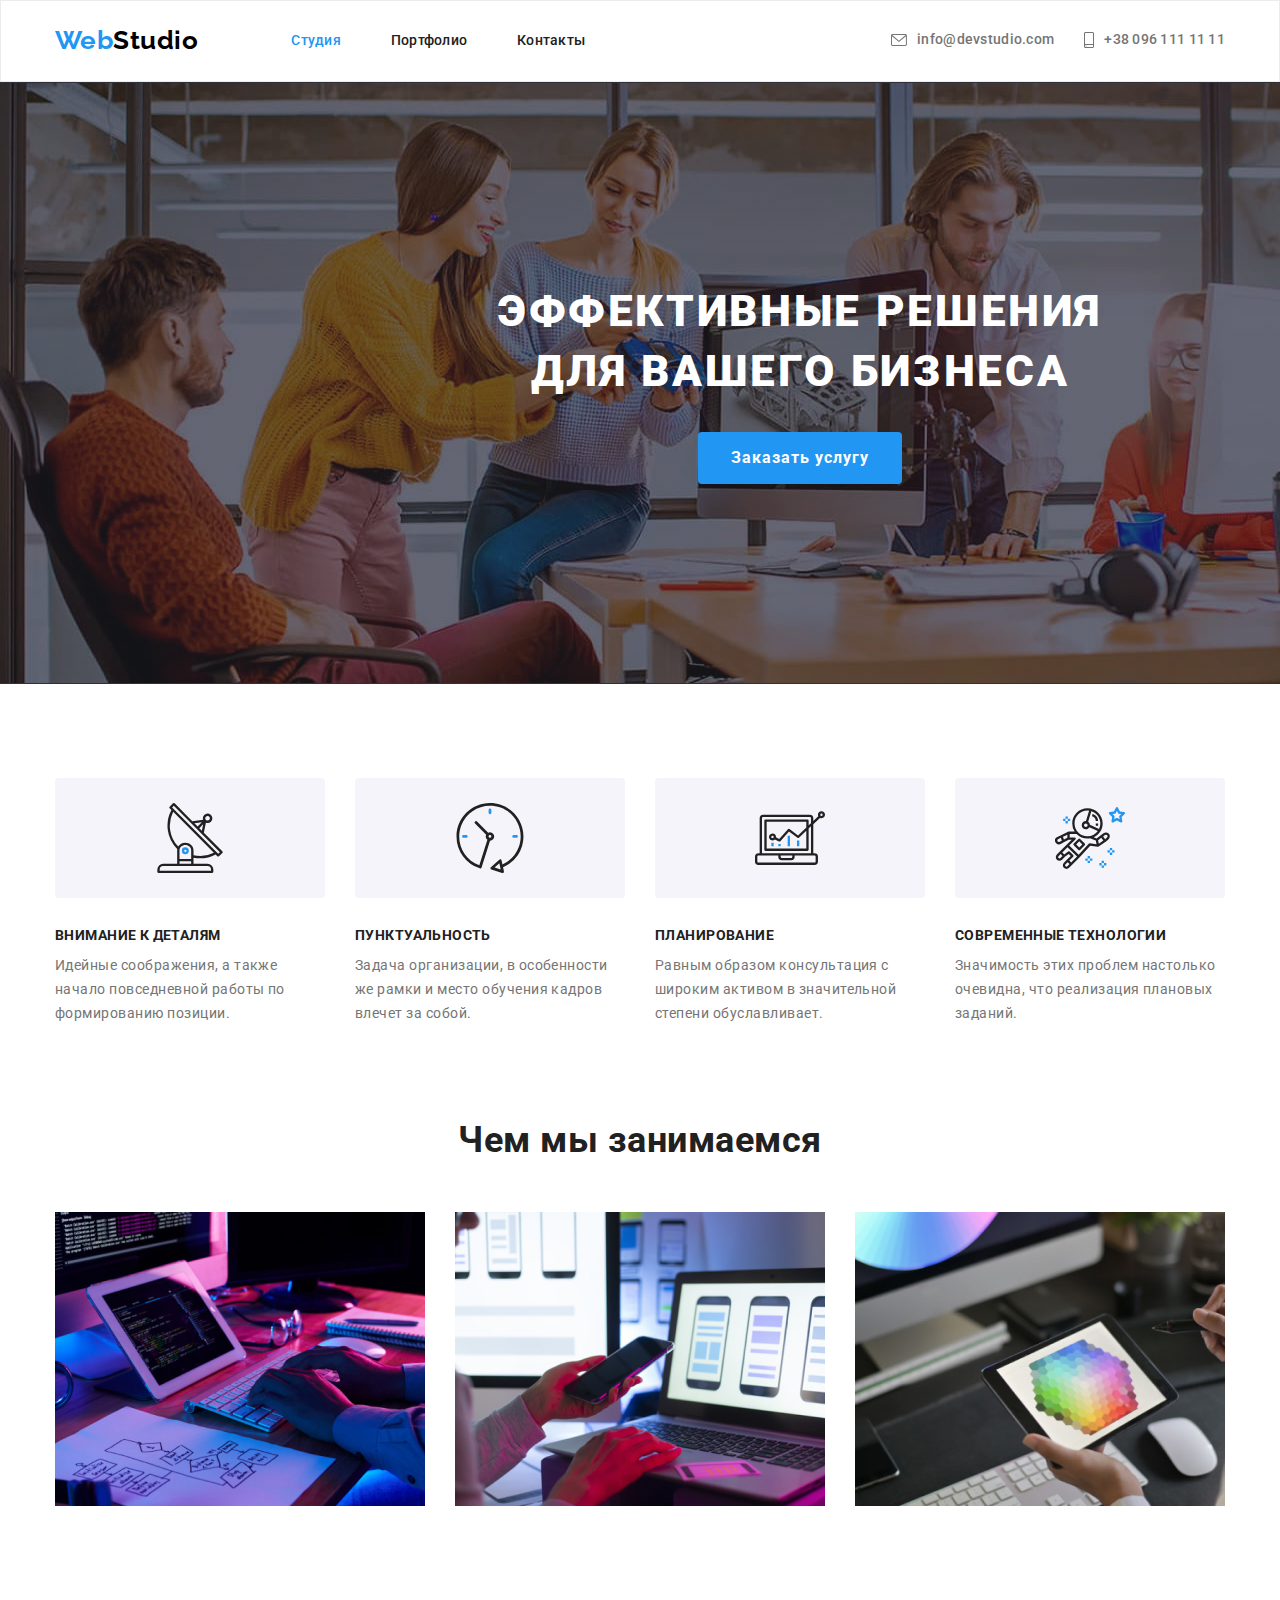
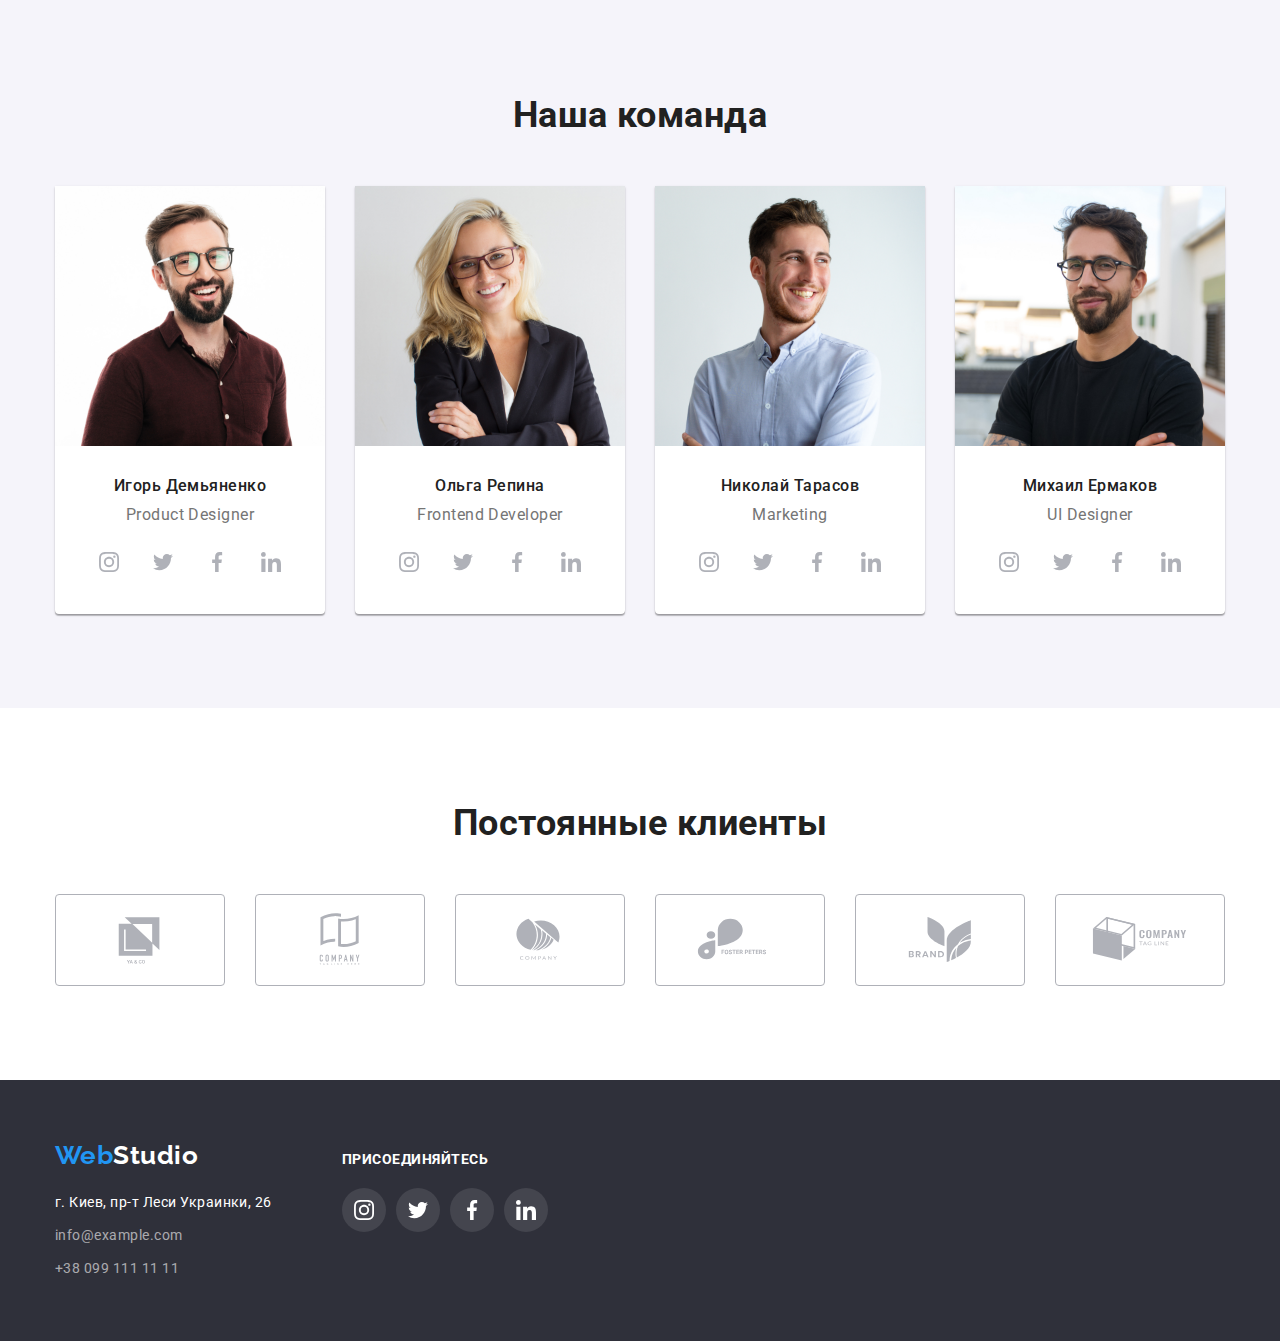
<file: index.html>
<!DOCTYPE html>
<html lang="ru">
  <head>
    <meta charset="UTF-8" />
    <meta name="viewport" content="width=device-width, initial-scale=1.0" />
    <title>Document</title>
    <link rel="preconnect" href="https://fonts.googleapis.com" />
    <link rel="preconnect" href="https://fonts.gstatic.com" crossorigin />
    <link
      href="https://fonts.googleapis.com/css2?family=Raleway:wght@700&family=Roboto:wght@400;500;700;900&display=swap"
      rel="stylesheet"
    />
    <link
      rel="stylesheet"
      href="https://cdnjs.cloudflare.com/ajax/libs/modern-normalize/1.1.0/modern-normalize.min.css"
    />
    <link rel="stylesheet" href="./css/styles.css " />
  </head>
  <body>
    <!-- Шапка сайта -->
    <header class="header">
      <div class="container">
        <nav class="main-nav">
          <a href="./index.html" class="header-logo link logo"
            ><span class="logo-accent">Web</span>Studio</a
          >
          <ul class="site-nav list-style list">
            <li><a href="./index.html" class="link link-current">Студия</a></li>
            <li><a href="./portfolio.html " class="link">Портфолио</a></li>
            <li><a href="" class="link">Контакты</a></li>
          </ul>
        </nav>
        <ul class="site-contacts list-style list">
          <li>
            <a href="mailto:info@devstudio.com" class="link mail"
              ><svg class="envelope" width="16" height="12">
                <use
                  href="./images/homework-4/symbol-defs.svg#envelope"
                ></use>
              </svg>
              info@devstudio.com</a
            >
          </li>
          <li>
            <a href="tel:+380961111111" class="link tel"
              ><svg class="smartphone" width="10" height="16">
                <use
                  href="./images/homework-4/symbol-defs.svg#smartphone"
                ></use>
              </svg>
              +38 096 111 11 11</a
            >
          </li>
        </ul>
      </div>
    </header>

    <main>
      <!-- Герой -->
      <section class="hero">
        <h1 class="title">Эффективные решения для вашего бизнеса</h1>
        <button type="button" class="button">Заказать услугу</button>
      </section>

      <!-- Наши преимущества -->
      <section class="our-features">
        <div class="container">
          <h2 class="title-section-features">Наши преимущества</h2>
          <ul class="list-style features-list">
            <li class="features">
              <div class="features-bg">
                <svg width="70" height="70">
                  <use href="./images/homework-4/symbol-defs.svg#antenna"></use>
                </svg>
              </div>
              <h3 class="title">Внимание к деталям</h3>
              <p class="text">
                Идейные соображения, а также начало повседневной работы по
                формированию позиции.
              </p>
            </li>
            <li class="features">
              <div class="features-bg">
                <svg width="70" height="70">
                  <use href="./images/homework-4/symbol-defs.svg#clock"></use>
                </svg>
              </div>
              <h3 class="title">Пунктуальность</h3>
              <p class="text">
                Задача организации, в особенности же рамки и место обучения
                кадров влечет за собой.
              </p>
            </li>
            <li class="features">
              <div class="features-bg">
                <svg width="70" height="70">
                  <use href="./images/homework-4/symbol-defs.svg#diagram"></use>
                </svg>
              </div>
              <h3 class="title">Планирование</h3>
              <p class="text">
                Равным образом консультация с широким активом в значительной
                степени обуславливает.
              </p>
            </li>
            <li class="features">
              <div class="features-bg">
                <svg width="70" height="70">
                  <use
                    href="./images/homework-4/symbol-defs.svg#astronaut"
                  ></use>
                </svg>
              </div>
              <h3 class="title">Современные технологии</h3>
              <p class="text">
                Значимость этих проблем настолько очевидна, что реализация
                плановых заданий.
              </p>
            </li>
          </ul>
        </div>
      </section>

      <!-- Чем мы занимаемся -->
      <section class="section we-do">
        <div class="container">
          <h2 class="title">Чем мы занимаемся</h2>
          <ul class="list-style we-do-list">
            <li>
              <img
                class="image"
                src="./images/homework-1/box1.jpg"
                alt="Рабочий стол"
                width="370"
                height="294"
              />
            </li>
            <li>
              <img
                class="image"
                src="./images/homework-1/box2.jpg"
                alt="Ноутбук"
                width="370"
                height="294"
              />
            </li>
            <li>
              <img
                class="image"
                src="./images/homework-1/box3.jpg"
                alt="Планшетный компьютер"
                width="370"
                height="294"
              />
            </li>
          </ul>
        </div>
      </section>

      <!-- Наша команда -->
      <section class="section-team section">
        <div class="container">
          <h2 class="title">Наша команда</h2>
          <ul class="list-style team-list">
            <li>
              <div class="team-card">
                <img
                  class="image"
                  src="./images/homework-1/img.jpg"
                  alt="Игорь Демьяненко"
                  width="270"
                  height="260"
                />
                <div class="card-text">
                  <h3 class="name">Игорь Демьяненко</h3>
                  <p class="text">Product Designer</p>
                  <ul class="social-links">
                    <li>
                      <a href="" class="link-bg">
                        <svg class="social-icon" width="20" height="20">
                          <use
                            href="./images/homework-4/symbol-defs.svg#instagram"
                          ></use>
                        </svg>
                      </a>
                    </li>
                    <li>
                      <a href="" class="link-bg">
                        <svg class="social-icon" width="20" height="20">
                          <use
                            href="./images/homework-4/symbol-defs.svg#twitter-1"
                          ></use>
                        </svg>
                      </a>
                    </li>
                    <li>
                      <a href="" class="link-bg">
                        <svg class="social-icon" width="20" height="20">
                          <use
                            href="./images/homework-4/symbol-defs.svg#facebook"
                          ></use>
                        </svg>
                      </a>
                    </li>
                    <li>
                      <a href="" class="link-bg">
                        <svg class="social-icon" width="20" height="20">
                          <use
                            href="./images/homework-4/symbol-defs.svg#linkedin"
                          ></use>
                        </svg>
                      </a>
                    </li>
                  </ul>
                </div>
              </div>
            </li>
            <li>
              <div class="team-card">
                <img
                  class="image"
                  src="./images/homework-1/img-1.jpg"
                  alt="Ольга Репина"
                  width="270"
                  height="260"
                />
                <div class="card-text">
                  <h3 class="name">Ольга Репина</h3>
                  <p class="text">Frontend Developer</p>
                  <ul class="social-links">
                    <li>
                      <a href="" class="link-bg">
                        <svg class="social-icon" width="20" height="20">
                          <use
                            href="./images/homework-4/symbol-defs.svg#instagram"
                          ></use>
                        </svg>
                      </a>
                    </li>
                    <li>
                      <a href="" class="link-bg">
                        <svg class="social-icon" width="20" height="20">
                          <use
                            href="./images/homework-4/symbol-defs.svg#twitter-1"
                          ></use>
                        </svg>
                      </a>
                    </li>
                    <li>
                      <a href="" class="link-bg">
                        <svg class="social-icon" width="20" height="20">
                          <use
                            href="./images/homework-4/symbol-defs.svg#facebook"
                          ></use>
                        </svg>
                      </a>
                    </li>
                    <li>
                      <a href="" class="link-bg">
                        <svg class="social-icon" width="20" height="20">
                          <use
                            href="./images/homework-4/symbol-defs.svg#linkedin"
                          ></use>
                        </svg>
                      </a>
                    </li>
                  </ul>
                </div>
              </div>
            </li>
            <li>
              <div class="team-card">
                <img
                  class="image"
                  src="./images/homework-1/img-2.jpg"
                  alt="Николай Тарасов"
                  width="270"
                  height="260"
                />
                <div class="card-text">
                  <h3 class="name">Николай Тарасов</h3>
                  <p class="text">Marketing</p>
                  <ul class="social-links">
                    <li>
                      <a href="" class="link-bg">
                        <svg class="social-icon" width="20" height="20">
                          <use
                            href="./images/homework-4/symbol-defs.svg#instagram"
                          ></use>
                        </svg>
                      </a>
                    </li>
                    <li>
                      <a href="" class="link-bg">
                        <svg class="social-icon" width="20" height="20">
                          <use
                            href="./images/homework-4/symbol-defs.svg#twitter-1"
                          ></use>
                        </svg>
                      </a>
                    </li>
                    <li>
                      <a href="" class="link-bg">
                        <svg class="social-icon" width="20" height="20">
                          <use
                            href="./images/homework-4/symbol-defs.svg#facebook"
                          ></use>
                        </svg>
                      </a>
                    </li>
                    <li>
                      <a href="" class="link-bg">
                        <svg class="social-icon" width="20" height="20">
                          <use
                            href="./images/homework-4/symbol-defs.svg#linkedin"
                          ></use>
                        </svg>
                      </a>
                    </li>
                  </ul>
                </div>
              </div>
            </li>
            <li>
              <div class="team-card">
                <img
                  class="image"
                  src="./images/homework-1/img-3.jpg"
                  alt="Михаил Ермаков"
                  width="270"
                  height="260"
                />
                <div class="card-text">
                  <h3 class="name">Михаил Ермаков</h3>
                  <p class="text">UI Designer</p>
                  <ul class="social-links">
                    <li>
                      <a href="" class="link-bg">
                        <svg class="social-icon" width="20" height="20">
                          <use
                            href="./images/homework-4/symbol-defs.svg#instagram"
                          ></use>
                        </svg>
                      </a>
                    </li>
                    <li>
                      <a href="" class="link-bg">
                        <svg class="social-icon" width="20" height="20">
                          <use
                            href="./images/homework-4/symbol-defs.svg#twitter-1"
                          ></use>
                        </svg>
                      </a>
                    </li>
                    <li>
                      <a href="" class="link-bg">
                        <svg class="social-icon" width="20" height="20">
                          <use
                            href="./images/homework-4/symbol-defs.svg#facebook"
                          ></use>
                        </svg>
                      </a>
                    </li>
                    <li>
                      <a href="" class="link-bg">
                        <svg class="social-icon" width="20" height="20">
                          <use
                            href="./images/homework-4/symbol-defs.svg#linkedin"
                          ></use>
                        </svg>
                      </a>
                    </li>
                  </ul>
                </div>
              </div>
            </li>
          </ul>
        </div>
      </section>

      <!-- Постоянные клиенты -->
      <section class="our-clients">
        <div class="container">
          <h2 class="title">Постоянные клиенты</h2>
          <ul class="company-list">
            <li>
              <a href="" class="company-link">
                <svg class="company-logo" width="106" height="60">
                  <use
                    href="./images/homework-4/symbol-defs.svg#company-1"
                  ></use>
                </svg>
              </a>
            </li>
            <li>
              <a href="" class="company-link">
                <svg class="company-logo" width="106" height="60">
                  <use
                    href="./images/homework-4/symbol-defs.svg#company-2"
                  ></use>
                </svg>
              </a>
            </li>
            <li>
              <a href="" class="company-link">
                <svg class="company-logo" width="106" height="60">
                  <use
                    href="./images/homework-4/symbol-defs.svg#company-3"
                  ></use>
                </svg>
              </a>
            </li>
            <li>
              <a href="" class="company-link">
                <svg class="company-logo" width="106" height="60">
                  <use
                    href="./images/homework-4/symbol-defs.svg#company-4"
                  ></use>
                </svg>
              </a>
            </li>
            <li>
              <a href="" class="company-link">
                <svg class="company-logo" width="106" height="60">
                  <use
                    href="./images/homework-4/symbol-defs.svg#company-5"
                  ></use>
                </svg>
              </a>
            </li>
            <li>
              <a href="" class="company-link">
                <svg class="company-logo" width="106" height="60">
                  <use
                    href="./images/homework-4/symbol-defs.svg#company-6"
                  ></use>
                </svg>
              </a>
            </li>
          </ul>
        </div>
      </section>
    </main>

    <!-- Футер -->
    <footer class="footer">
      <div class="container">
        <div class="footer-contacts">
          <a href="index.html" class="footer-logo link logo"
          ><span class="logo-accent">Web</span>Studio</a
        >
        <address class="adres-list">
          <ul class="adress list-style">
            <li class="street-adress">
              <a href="" class="name-street link"
                >г. Киев, пр-т Леси Украинки, 26</a
              >
            </li>
            <li class="mail-adress">
              <a href="mailto:info@example.com" class="link"
                >info@example.com</a
              >
            </li>
            <li>
              <a href="tel:+380991111111" class="link">+38 099 111 11 11</a>
            </li>
          </ul>
        </div>
          <div class="footer-follow">
            <p class="follow">Присоединяйтесь</p>
            <ul class="footer-link-list">
              <li>
                <a href="" class="footer-link-bg">
                  <svg class="footer-link-icon" width="20" height="20">
                    <use
                      href="./images/homework-4/symbol-defs.svg#instagram-footer"
                    ></use>
                  </svg>
                </a>
              </li>
              <li>
                <a href="" class="footer-link-bg">
                  <svg class="footer-link-icon" width="20" height="20">
                    <use
                      href="./images/homework-4/symbol-defs.svg#twitter-1-2"
                    ></use>
                  </svg>
                </a>
              </li>
              <li>
                <a href="" class="footer-link-bg">
                  <svg class="footer-link-icon" width="20" height="20">
                    <use
                      href="./images/homework-4/symbol-defs.svg#facebook-footer"
                    ></use>
                  </svg>
                </a>
              </li>
              <li>
                <a href="" class="footer-link-bg">
                  <svg class="footer-link-icon" width="20" height="20">
                    <use
                      href="./images/homework-4/symbol-defs.svg#linkedin-footer"
                    ></use>
                  </svg>
                </a>
              </li>
            </ul>
          </div>
        </address>
      </div>
    </footer>
  </body>
</html>
</file>
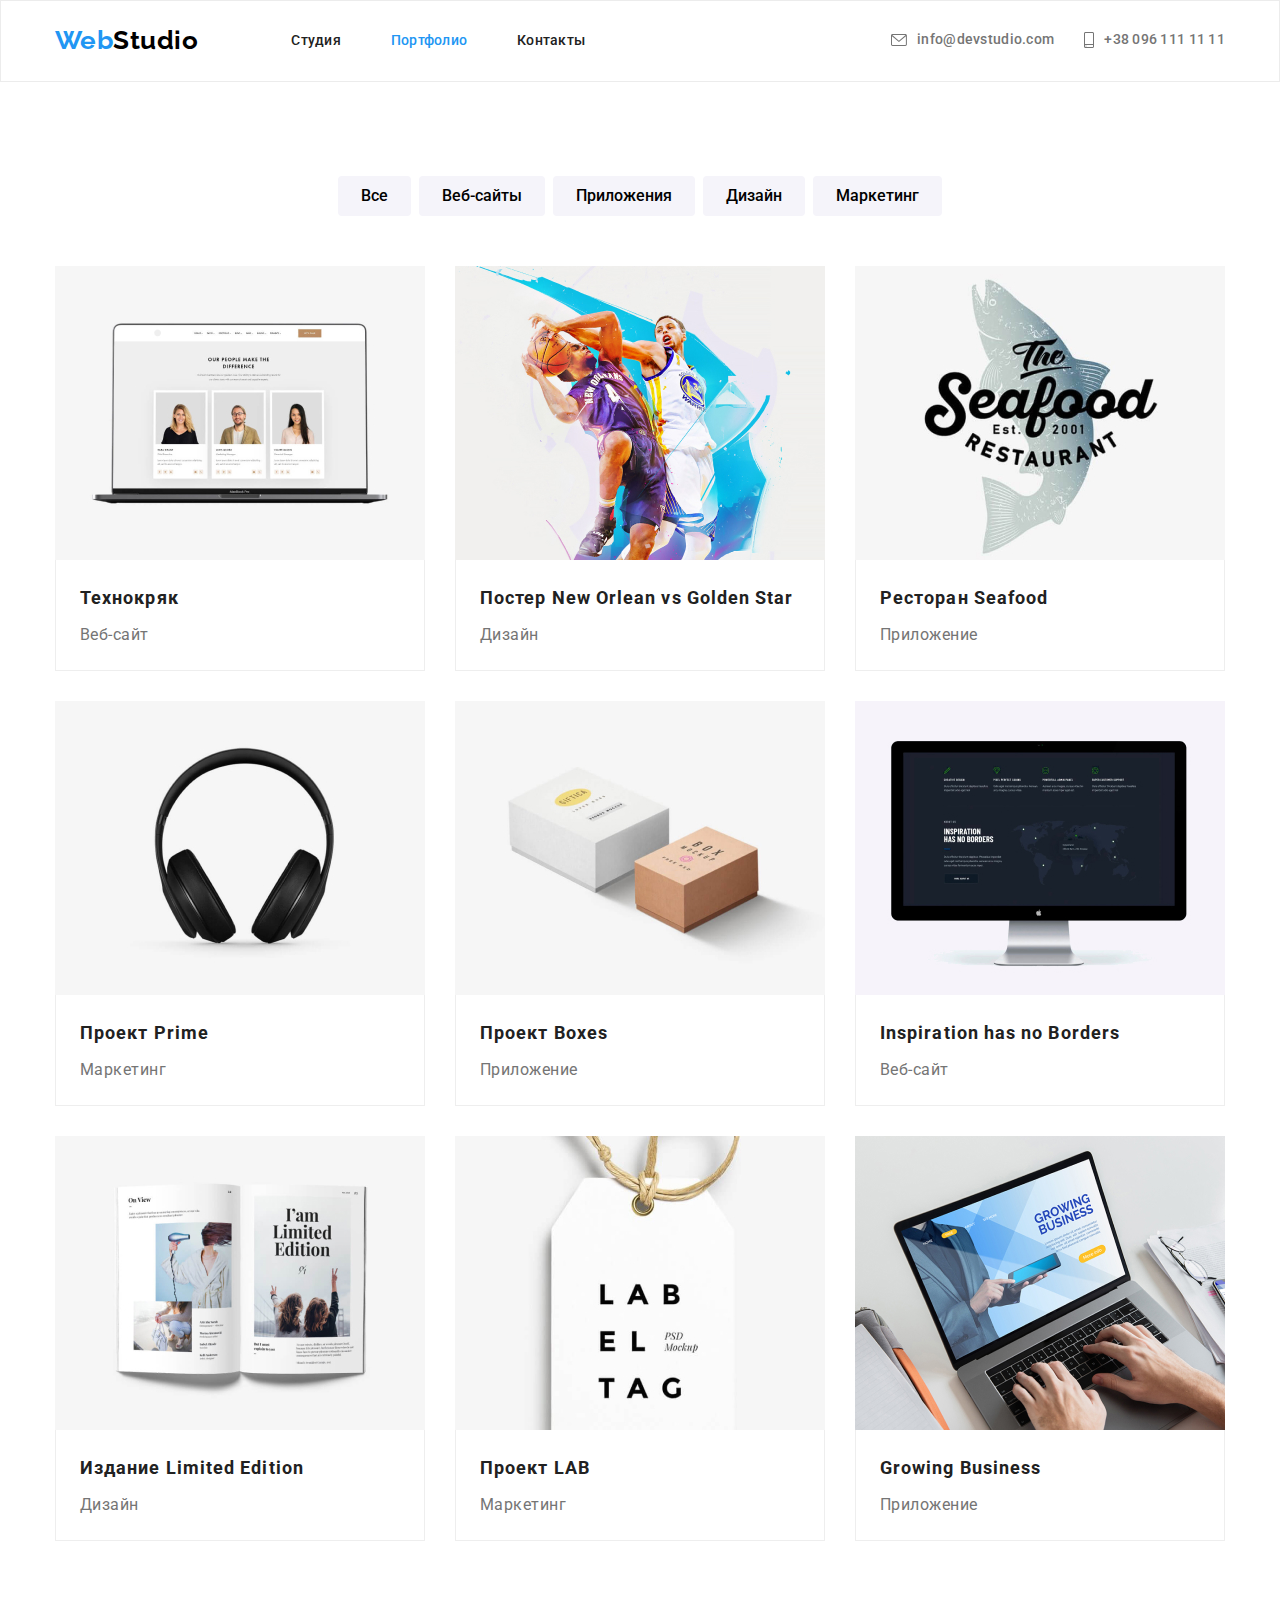
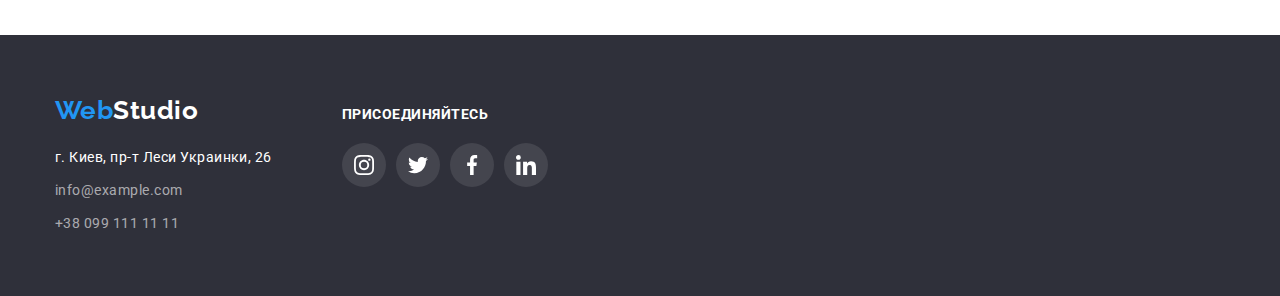
<file: portfolio.html>
<!DOCTYPE html>
<html lang="en">
  <head>
    <meta charset="UTF-8" />
    <meta name="viewport" content="width=device-width, initial-scale=1.0" />
    <title>Document</title>
    <link rel="preconnect" href="https://fonts.googleapis.com" />
    <link rel="preconnect" href="https://fonts.gstatic.com" crossorigin />
    <link
      href="https://fonts.googleapis.com/css2?family=Raleway:wght@700&family=Roboto:wght@400;500;700;900&display=swap"
      rel="stylesheet"
    />
    <link
      rel="stylesheet"
      href="https://cdnjs.cloudflare.com/ajax/libs/modern-normalize/1.1.0/modern-normalize.min.css"
    />
    <link rel="stylesheet" href="./css/styles.css" />
  </head>
  <body>
    <!-- Шапка сайта -->
    <header class="header">
      <div class="container">
        <nav class="main-nav">
          <a href="./index.html" class="header-logo link logo"
            ><span class="logo-accent">Web</span>Studio</a
          >
          <ul class="site-nav list-style list">
            <li><a href="./index.html" class="link">Студия</a></li>
            <li><a href="./portfolio.html " class="link link-current">Портфолио</a></li>
            <li><a href="" class="link">Контакты</a></li>
          </ul>
        </nav>
        <ul class="site-contacts list-style list">
          <li>
            <a href="mailto:info@devstudio.com" class="link mail"
              ><svg class="envelope">
                <use
                  href="./images/homework-4/symbol-defs.svg#envelope"
                  width="16"
                  height="12"
                ></use>
              </svg>
              info@devstudio.com</a
            >
          </li>
          <li>
            <a href="tel:+380961111111" class="link tel"
              ><svg class="smartphone">
                <use
                  href="./images/homework-4/symbol-defs.svg#smartphone"
                  width="10"
                  height="16"
                ></use>
              </svg>
              +38 096 111 11 11</a
            >
          </li>
        </ul>
      </div>
    </header>
    <main>
      <!-- Герой -->
      <section class="portfolio">
        <div class="container">
          <h1 class="title-portfolio">Портфолио</h1>
          <!-- Фильтр -->
          <ul class="list-style filter">
            <li class="filter-title">
              <button type="button" class="button-filter">Все</button>
            </li>
            <li class="filter-title">
              <button type="button" class="button-filter">Веб-сайты</button>
            </li>
            <li class="filter-title">
              <button type="button" class="button-filter">Приложения</button>
            </li>
            <li class="filter-title">
              <button type="button" class="button-filter">Дизайн</button>
            </li>
            <li class="filter-title">
              <button type="button" class="button-filter">Маркетинг</button>
            </li>
          </ul>
          <!-- Примеры работ -->
          <ul class="list-style example">
            <li class="example-element">
              <img
                class="image"
                src="./images/homework-2/img.jpg"
                alt="Изображение в ноутбуке"
                width="370"
                height="294"
              />
              <div class="card">
                <h2 class="company">Технокряк</h2>
                <p class="text type">Веб-сайт</p>
              </div>
            </li>
            <li class="example-element">
              <img
                class="image"
                src="./images/homework-2/img-1.jpg"
                alt="Два баскетболиста"
                width="370"
                height="294"
              />
              <div class="card">
                <h2 class="company">Постер New Orlean vs Golden Star</h2>
                <p class="text type">Дизайн</p>
              </div>
            </li>
            <li class="example-element">
              <img
                class="image"
                src="./images/homework-2/img-2.jpg"
                alt="Надпись-логотип Seafood"
                width="370"
                height="294"
              />
              <div class="card">
                <h2 class="company">Ресторан Seafood</h2>
                <p class="text type">Приложение</p>
              </div>
            </li>
            <li class="example-element">
              <img
                class="image"
                src="./images/homework-2/img-3.jpg"
                alt="Наушники"
                width="370"
                height="294"
              />
              <div class="card">
                <h2 class="company">Проект Prime</h2>
                <p class="text type">Маркетинг</p>
              </div>
            </li>
            <li class="example-element">
              <img
                class="image"
                src="./images/homework-2/img-4.jpg"
                alt="Две коробочки"
                width="370"
                height="294"
              />
              <div class="card">
                <h2 class="company">Проект Boxes</h2>
                <p class="text type">Приложение</p>
              </div>
            </li>
            <li class="example-element">
              <img
                class="image"
                src="./images/homework-2/img-5.jpg"
                alt="Монитор компьютера"
                width="370"
                height="294"
              />
              <div class="card">
                <h2 class="company">Inspiration has no Borders</h2>
                <p class="text type">Веб-сайт</p>
              </div>
            </li>
            <li class="example-element">
              <img
                class="image"
                src="./images/homework-2/img-6.jpg"
                alt="Открытый журнал"
                width="370"
                height="294"
              />
              <div class="card">
                <h2 class="company">Издание Limited Edition</h2>
                <p class="text type">Дизайн</p>
              </div>
            </li>
            <li class="example-element">
              <img
                class="image"
                src="./images/homework-2/img-7.jpg"
                alt="Этикетка на верёвочке"
                width="370"
                height="294"
              />
              <div class="card">
                <h2 class="company">Проект LAB</h2>
                <p class="text type">Маркетинг</p>
              </div>
            </li>
            <li class="example-element">
              <img
                class="image"
                src="./images/homework-2/img-8.jpg"
                alt="Ноутбук"
                width="370"
                height="294"
              />
              <div class="card">
                <h2 class="company">Growing Business</h2>
                <p class="text type">Приложение</p>
              </div>
            </li>
          </ul>
        </div>
      </section>
    </main>
    <!-- Футер -->
    <footer class="footer">
      <div class="container">
        <div class="footer-contacts">
          <a href="index.html" class="footer-logo link logo"
          ><span class="logo-accent">Web</span>Studio</a
        >
        <address class="adres-list">
          <ul class="adress list-style">
            <li class="street-adress">
              <a href="" class="name-street link"
                >г. Киев, пр-т Леси Украинки, 26</a
              >
            </li>
            <li class="mail-adress">
              <a href="mailto:info@example.com" class="link"
                >info@example.com</a
              >
            </li>
            <li>
              <a href="tel:+380991111111" class="link">+38 099 111 11 11</a>
            </li>
          </ul>
        </div>
          <div class="footer-follow">
            <p class="follow">Присоединяйтесь</p>
            <ul class="footer-link-list">
              <li>
                <a href="" class="footer-link-bg">
                  <svg class="footer-link-icon" width="20" height="20">
                    <use
                      href="./images/homework-4/symbol-defs.svg#instagram-footer"
                    ></use>
                  </svg>
                </a>
              </li>
              <li>
                <a href="" class="footer-link-bg">
                  <svg class="footer-link-icon" width="20" height="20">
                    <use
                      href="./images/homework-4/symbol-defs.svg#twitter-1-2"
                    ></use>
                  </svg>
                </a>
              </li>
              <li>
                <a href="" class="footer-link-bg">
                  <svg class="footer-link-icon" width="20" height="20">
                    <use
                      href="./images/homework-4/symbol-defs.svg#facebook-footer"
                    ></use>
                  </svg>
                </a>
              </li>
              <li>
                <a href="" class="footer-link-bg">
                  <svg class="footer-link-icon" width="20" height="20">
                    <use
                      href="./images/homework-4/symbol-defs.svg#linkedin-footer"
                    ></use>
                  </svg>
                </a>
              </li>
            </ul>
          </div>
        </address>
      </div>
    </footer>
  </body>
</html>
</file>
<file: css/styles.css>
/* цвет основного текста #212121 */
/* вторичный цвет текста #757575 */
/* белый #FFFFFF */
/* акцент #2196F3 */
/* дополнительный цвет лого #000000 */
/* цвет текста контактов rgba(255, 255, 255, 0.6) */
/* второстепенный цвет фона #F5F4FA */
/* цвет фона героя #2F303A */

:root {
  --primary-text-color: #212121;
  --text-color: #757575;
  --primary-white-color: #ffffff;
  --accent-color: #2196f3;
  --logo-color: #000000;
  --contacts-text-color: rgba(255, 255, 255, 0.6);
  --hero-background-color: #2f303a;
  --team-background-color: #f5f4fa;
  --icon-color: #afb1b8;
}

body {
  color: var(--primary-text-color);
  background-color: var(--primary-white-color);

  font-family: Roboto, sans-serif;
  letter-spacing: 0.03em;
}

/* Reset settings */
.list-style {
  list-style: none;
}

.link {
  text-decoration: none;
}

h1,
h2,
h3,
h4,
h5,
h6 {
  margin-top: 0px;
  margin-bottom: 0px;
}

ul {
  list-style: none;
  padding-left: 0;
  margin-top: 0px;
  margin-bottom: 0px;
}

/* Утилиты */
.container {
  margin-left: auto;
  margin-right: auto;
  width: 1200px;
  padding-left: 15px;
  padding-right: 15px;
  /* outline: 2px solid tomato; */
}

/* Logo */
.logo {
  font-family: Raleway, sans-serif;
  font-weight: 700;
  font-size: 26px;
  line-height: 1.19;
}

.logo-accent {
  color: var(--accent-color);
}

.header-logo {
  color: var(--logo-color);

  margin-right: 93px;
}

.footer-logo {
  color: var(--primary-white-color);
}

/* Header */
.header {
  margin-bottom: 0px;
  border: 1px solid #ececec;
  padding-top: 24px;
  padding-bottom: 25px;
}

.header .list {
  margin-top: 0px;
  margin-bottom: 0px;
  padding-left: 0px;
  padding-right: 0px;
}

.site-nav .link {
  color: var(--primary-text-color);

  font-weight: 500;
  font-size: 14px;
  line-height: 1.14;
  letter-spacing: 0.02em;
}

.site-nav .link:hover,
.site-nav .link:focus,
.site-nav .link-current,
.site-contacts .link:hover,
.site-contacts .link:focus,
.adress .link:hover,
.adress .link:focus {
  color: var(--accent-color);
}

.site-contacts .link {
  color: var(--text-color);

  font-weight: 500;
  font-size: 14px;
  line-height: 1.14;
  letter-spacing: 0.02em;
}

.header .container {
  margin-bottom: 0px;
}

.site-nav {
  display: flex;
  justify-content: space-between;
  width: 294px;
  margin-right: 305px;
}

.site-contacts {
  display: flex;
  justify-content: space-between;
  align-items: center;
}

.main-nav {
  display: flex;
  align-items: center;
}

.header .container {
  display: flex;
  justify-content: space-between;
  align-items: center;
}

.mail {
  margin-right: 30px;
  display: flex;
  align-items: center;
}

.envelope {
  width: 16px;
  height: 12px;
  margin-right: 10px;
  fill: var(--text-color);
}

.mail:hover .envelope,
.mail:focus .envelope {
  fill: var(--accent-color);
}

.tel {
  display: flex;
  align-items: center;
}

.smartphone {
  width: 10px;
  height: 16px;
  margin-right: 10px;
  fill: var(--text-color);
}

.tel:hover .smartphone,
.tel:focus .smartphone {
  fill: var(--accent-color);
}

/* Hero */
.hero {
  background-color: var(--hero-background-color);

  text-align: center;

  padding-top: 200px;
  padding-bottom: 200px;
  padding-left: auto;
  padding-right: auto;
  margin-left: auto;
  margin-right: auto;
  width: 1600px;

  background-image: linear-gradient(
      rgba(47, 48, 58, 0.4),
      rgba(47, 48, 58, 0.4)
    ),
    url(../images/homework-4/Img-2.jpg);
  background-repeat: no-repeat;
  background-size: contain;
  background-position: center;
}

.hero .title {
  color: var(--primary-white-color);

  font-weight: 900;
  font-size: 44px;
  line-height: 1.36;
  text-align: center;
  letter-spacing: 0.06em;
  text-transform: uppercase;

  width: 696px;
  margin-left: auto;
  margin-right: auto;
  margin-bottom: 30px;
}

/* Button */
.button {
  background-color: var(--accent-color);
  color: var(--primary-white-color);

  cursor: pointer;

  font-family: inherit;
  font-weight: 700;
  font-size: 16px;
  line-height: 1.88;
  letter-spacing: 0.06em;

  display: inline-block;
  border: 1px solid transparent;
  border-radius: 4px;
  padding: 10px 32px;
  min-width: 200px;
}

.button-filter {
  background-color: var(--team-background-color);

  cursor: pointer;

  font-family: inherit;
  font-weight: 500;
  font-size: 16px;
  line-height: 1.63;
  text-align: center;

  display: inline-block;
  border: 1px solid transparent;
  border-radius: 4px;
  padding: 6px 22px;
  min-width: 73px;
}

.filter-title {
  margin-right: 8px;
}

.filter-title:last-child {
  margin-right: 0px;
}

.button-filter:hover,
.button-filter:focus {
  background-color: var(--accent-color);
  color: var(--primary-white-color);
  box-shadow: 0px 3px 1px rgba(0, 0, 0, 0.1), 0px 1px 2px rgba(0, 0, 0, 0.08),
    0px 2px 2px rgba(0, 0, 0, 0.12);
}

/* Section team */
.section-team {
  background-color: var(--team-background-color);

  margin-bottom: 0px;
  padding-top: 94px;
  padding-bottom: 94px;
}

.text {
  color: var(--text-color);
}

.team-list {
  display: flex;
  justify-content: space-between;
  padding-left: 0px;
}

/* Features */
.features .title {
  font-weight: 700;
  font-size: 14px;
  line-height: 1.14;
  letter-spacing: 0.03em;
  text-transform: uppercase;
}

.features .text {
  font-size: 14px;
  line-height: 1.71;
  margin-top: 10px;
  margin-bottom: 0px;
}

.section .title {
  font-weight: 700;
  font-size: 36px;
  line-height: 1.17;
  text-align: center;
  margin-bottom: 50px;
}

.features-list {
  display: flex;
  justify-content: space-between;
  padding-left: 0px;
  margin-top: 0px;
  margin-bottom: 0px;
}

.features {
  width: 270px;
}

.title-section-features {
  display: none;
}

.our-features {
  padding-top: 94px;
  padding-bottom: 94px;
}

.features-bg {
  width: 270px;
  height: 120px;
  background-color: #f5f4fa;
  border-radius: 4px;
  margin-bottom: 30px;
  display: flex;
  justify-content: center;
  align-items: center;
}

/* Чем мы занимаемся */
.we-do-list {
  display: flex;
  justify-content: space-between;
  padding-left: 0px;
  margin-top: 0px;
  margin-bottom: 0px;
}

.section.we-do {
  padding-top: 0px;
  padding-bottom: 94px;
}

/* Section team */
.section-team .name {
  font-weight: 500;
  font-size: 16px;
  line-height: 1.19;
  text-align: center;
}

.section-team .text {
  font-size: 16px;
  line-height: 1.19;
  text-align: center;
  margin-top: 0px;
  margin-bottom: 16px;
}

.section-team .container {
  margin-bottom: 0px;
}

.section-team .list-style {
  margin-bottom: 0px;
}

.name {
  margin-bottom: 10px;
}

.card-text {
  padding-top: 30px;
  padding-bottom: 30px;
}

.team-card {
  background-color: #ffffff;
  box-shadow: 0px 1px 3px rgba(0, 0, 0, 0.12), 0px 1px 1px rgba(0, 0, 0, 0.14),
    0px 2px 1px rgba(0, 0, 0, 0.2);
  border-radius: 0px 0px 4px 4px;
}

.social-links {
  list-style: none;
  display: flex;
  width: 206px;
  margin-left: auto;
  margin-right: auto;
  padding-left: 0px;
  justify-content: space-between;
}

.social-icon {
  fill: var(--icon-color);
}

.link-bg {
  display: block;
  width: 44px;
  height: 44px;
  text-align: center;
  padding-top: 12px;
  padding-bottom: 12px;
}

.link-bg:hover,
.link-bg:focus {
  border-radius: 50%;
  background-color: var(--accent-color);
}

.link-bg:hover .social-icon,
.link-bg:focus .social-icon {
  fill: var(--primary-white-color);
}

/* Постоянные клиенты */
.our-clients .container {
  padding-top: 94px;
  padding-bottom: 94px;
  text-align: center;
}

.company-list {
  display: flex;
  justify-content: space-between;
}

.company-link {
  display: block;
  width: 170px;
  height: 92px;
  border: 1px solid #afb1b8;
  border-radius: 4px;
  display: flex;
  justify-content: center;
  align-items: center;
}

.company-link:hover,
.company-link:focus {
  border-color: var(--accent-color);
}

.company-link:hover .company-logo,
.company-link:focus .company-logo {
  fill: var(--accent-color);
}

.our-clients .title {
  font-weight: 700;
  font-size: 36px;
  line-height: 1.17;

  margin-bottom: 50px;
}

.company-logo {
  fill: var(--icon-color);
}

/* Section example */

.portfolio {
  padding-top: 94px;
  padding-bottom: 94px;
}

.example .company {
  font-weight: 700;
  font-size: 18px;
  line-height: 2;
  letter-spacing: 0.06em;

  margin-bottom: 4px;
}

.filter {
  display: flex;
  justify-content: center;
  margin-bottom: 50px;
  margin-top: 0px;
}

.example .type {
  font-size: 16px;
  line-height: 1.88;
  margin-top: 0px;
  margin-bottom: 0px;
}

.example {
  display: flex;
  flex-wrap: wrap;
  width: 1170px;
  padding-left: 0px;
}

.example-element {
  width: calc((100% - 60px) / 3);
  margin-right: 30px;
  margin-bottom: 30px;
}

.example-element:hover {
  box-shadow: 0px 1px 1px rgba(0, 0, 0, 0.12), 0px 4px 4px rgba(0, 0, 0, 0.06),
    1px 4px 6px rgba(0, 0, 0, 0.16);
}

.example-element:nth-child(3n) {
  margin-right: 0px;
}

.example-element:nth-last-child(-n + 3) {
  margin-bottom: 0px;
}

.card {
  padding: 20px 24px;
  border: 1px solid #eeeeee;
  border-top: 0px;
}

.image {
  display: block;
}

.title-portfolio {
  display: none;
}

/* Footer */
.footer {
  background-color: var(--hero-background-color);

  padding-top: 60px;
  padding-bottom: 60px;
}

.adress .link {
  color: var(--contacts-text-color);

  font-size: 14px;
  line-height: 1.71;
  font-style: normal;
}

.adress .name-street {
  color: var(--primary-white-color);
}

.adress {
  padding-left: 0px;
  margin-top: 0px;
  margin-bottom: 0px;
}

.footer .container {
  margin-bottom: 0px;
}

.adres-list {
  margin-top: 20px;
}

.street-adress,
.mail-adress {
  margin-bottom: 9px;
}

.footer-link-bg {
  display: block;
  width: 44px;
  height: 44px;
  background-color: rgba(255, 255, 255, 0.1);
  border-radius: 50%;
  padding: 12px;
}

.footer-link-bg:hover,
.footer-link-bg:focus {
  background-color: var(--accent-color);
}

.footer-link-list {
  display: flex;
  width: 206px;
  justify-content: space-between;
}

.follow {
  color: var(--primary-white-color);

  font-weight: 700;
  font-style: normal;
  font-size: 14px;
  line-height: 1.14;
  text-transform: uppercase;

  margin-top: 0;
  margin-bottom: 20px;
}

.footer .container {
  display: flex;
  align-items: baseline;
}

.footer-contacts {
  margin-right: 70px;
}

.footer-link-icon {
  fill: var(--primary-white-color);
}
</file>
